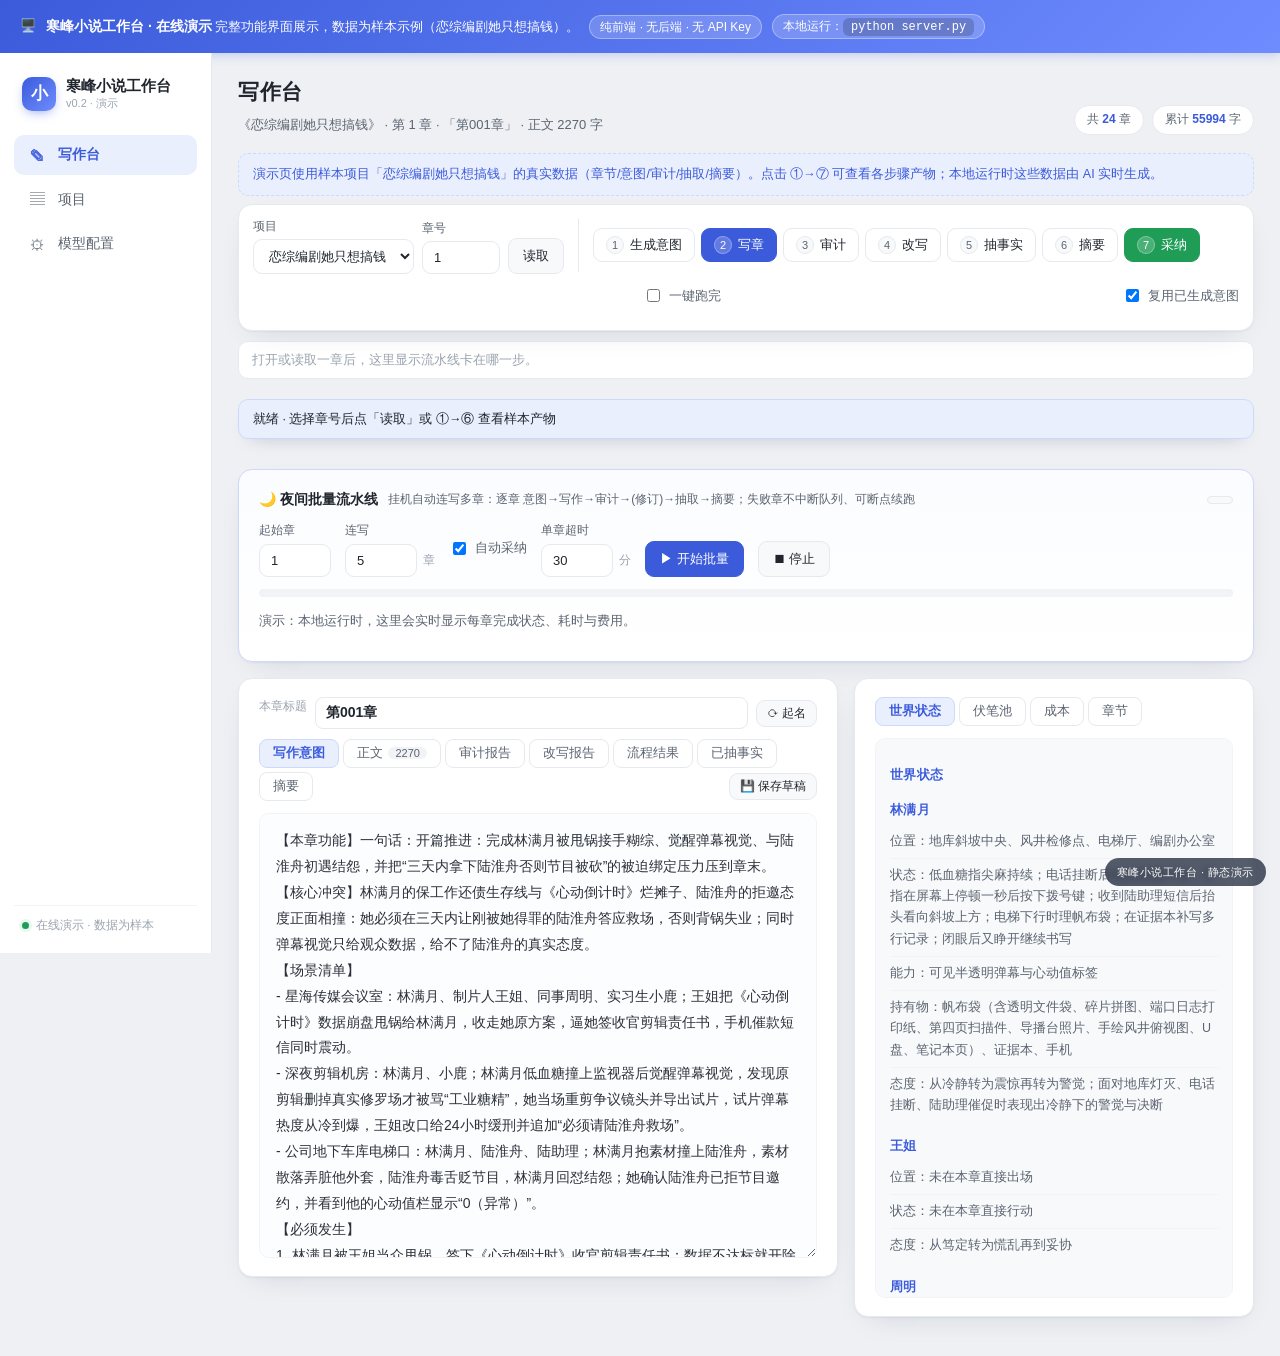
<file: web-demo/index.html>
<!DOCTYPE html>
<html lang="zh-CN">
<head>
<meta charset="UTF-8">
<meta name="viewport" content="width=device-width, initial-scale=1.0">
<title>寒峰小说工作台 · 在线演示</title>
<link rel="stylesheet" href="style.css">
<style>
  /* ---- 演示横幅 ---- */
  .demo-banner{
    background:linear-gradient(135deg,#3b5bdb,#6f8cff);color:#fff;
    padding:14px 20px;font-size:13px;line-height:1.7;
    display:flex;align-items:center;gap:10px;flex-wrap:wrap;
    box-shadow:0 2px 10px rgba(59,91,219,.25);
  }
  .demo-banner b{font-size:14px}
  .demo-banner .tag{
    background:rgba(255,255,255,.18);border:1px solid rgba(255,255,255,.35);
    padding:2px 10px;border-radius:999px;font-size:12px;white-space:nowrap;
  }
  .demo-banner code{
    background:rgba(0,0,0,.18);padding:2px 8px;border-radius:6px;font-family:Consolas,monospace;
  }
  /* ---- 只读演示水印 ---- */
  .demo-ribbon{
    position:fixed;right:14px;bottom:14px;z-index:999;
    background:rgba(20,30,50,.72);color:#fff;font-size:11px;
    padding:5px 12px;border-radius:999px;backdrop-filter:blur(4px);
    pointer-events:none;letter-spacing:.5px;
  }
  /* ---- 演示说明 ---- */
  .demo-note{
    background:var(--accent-soft);border:1px dashed var(--accent-line);
    color:var(--accent);border-radius:10px;padding:10px 14px;font-size:12.5px;margin:8px 0;
  }
  .demo-note code{background:rgba(59,91,219,.08);padding:1px 6px;border-radius:5px}
  /* ---- 窄屏适配 ---- */
  @media (max-width:900px){
    .app{flex-direction:column}
    .sidebar{width:100%;flex:0 0 auto;height:auto;position:static;flex-direction:row;align-items:center;flex-wrap:wrap}
    .nav{display:flex;flex-wrap:wrap;gap:4px}
    .side-foot{display:none}
    .write-grid{grid-template-columns:1fr}
  }
</style>
</head>
<body>

<!-- ===== 演示横幅 ===== -->
<div class="demo-banner">
  <span>🖥️</span>
  <div>
    <b>寒峰小说工作台 · 在线演示</b>
    <span>完整功能界面展示，数据为样本示例（恋综编剧她只想搞钱）。</span>
  </div>
  <span class="tag">纯前端 · 无后端 · 无 API Key</span>
  <span class="tag">本地运行：<code>python server.py</code></span>
</div>

<div class="app">
  <!-- ============ 侧边导航 ============ -->
  <aside class="sidebar">
    <div class="logo">
      <span class="logo-mark">小</span>
      <div class="logo-text">寒峰小说工作台<small>v0.2 · 演示</small></div>
    </div>
    <nav class="nav">
      <button class="navitem active" data-view="write">
        <span class="nav-ic">✎</span>写作台
      </button>
      <button class="navitem" data-view="books">
        <span class="nav-ic">▤</span>项目
      </button>
      <button class="navitem" data-view="config">
        <span class="nav-ic">⚙</span>模型配置
      </button>
    </nav>
    <div class="side-foot">
      <span class="dot"></span>在线演示 · 数据为样本
    </div>
  </aside>

  <!-- ============ 主区域 ============ -->
  <main class="main">

    <!-- ===== 写作台（默认主视图） ===== -->
    <section class="view active" id="view-write">
      <div class="page-head">
        <div>
          <h1>写作台</h1>
          <p class="sub" id="wh-meta">选择项目与章号，开始 AI 辅助创作</p>
        </div>
        <div class="head-tags" id="wh-tags"></div>
      </div>

      <div class="demo-note">
        演示页使用样本项目「恋综编剧她只想搞钱」的真实数据（章节/意图/审计/抽取/摘要）。点击 ①→⑦ 可查看各步骤产物；本地运行时这些数据由 AI 实时生成。
      </div>

      <div class="write-sticky">
        <div class="toolbar">
          <div class="tb-group">
            <label class="tb-field">项目
              <select id="w-book"></select>
            </label>
            <label class="tb-field w70">章号
              <input id="w-chapter" type="number" min="1" value="1" autocomplete="off" inputmode="numeric">
            </label>
            <button class="btn ghost" id="w-load">读取</button>
          </div>
          <span class="tb-sep"></span>
          <div class="tb-group steps">
            <button class="step" id="w-plan"><i>1</i>生成意图</button>
            <button class="step primary" id="w-write"><i>2</i>写章</button>
            <button class="step" id="w-audit"><i>3</i>审计</button>
            <button class="step" id="w-revise"><i>4</i>改写</button>
            <button class="step" id="w-extract"><i>5</i>抽事实</button>
            <button class="step" id="w-summary"><i>6</i>摘要</button>
            <button class="step ok" id="w-accept"><i>7</i>采纳</button>
          </div>
          <label class="tb-check"><input type="checkbox" id="w-autorun"> 一键跑完</label>
          <label class="tb-check"><input type="checkbox" id="w-reuse-plan" checked> 复用已生成意图</label>
        </div>

        <div id="progress-strip" class="progress-strip"><span class="ps-empty">打开或读取一章后，这里显示流水线卡在哪一步。</span></div>
        <div id="write-out" class="out statusbar" data-out-base="statusbar">就绪 · 选择章号后点「读取」或 ①→⑥ 查看样本产物</div>
      </div>

      <!-- ===== 夜间批量流水线 ===== -->
      <div class="card batch-card">
        <div class="batch-head">
          <span class="batch-title">🌙 夜间批量流水线</span>
          <span class="batch-sub">挂机自动连写多章：逐章 意图→写作→审计→(修订)→抽取→摘要；失败章不中断队列、可断点续跑</span>
          <span id="batch-status" class="batch-status"></span>
        </div>
        <div class="batch-controls">
          <label class="b-field"><span>起始章</span><div class="b-unit"><input id="b-start" type="number" min="1" value="1" autocomplete="off" inputmode="numeric"></div></label>
          <label class="b-field"><span>连写</span><div class="b-unit"><input id="b-count" type="number" min="1" max="99" value="5" autocomplete="off" inputmode="numeric"><i>章</i></div></label>
          <label class="tb-check" title="勾选后每章跑完直接写进正文章节文件，无需人工点采纳"><input type="checkbox" id="b-accept" checked> 自动采纳</label>
          <label class="b-field"><span>单章超时</span><div class="b-unit"><input id="b-timeout" type="number" min="5" value="30" autocomplete="off" inputmode="numeric"><i>分</i></div></label>
          <button class="btn primary" id="b-start-btn">▶ 开始批量</button>
          <button class="btn ghost" id="b-stop-btn">⏹ 停止</button>
        </div>
        <div class="batch-progress"><div id="b-bar" class="b-bar" style="width:0%"></div></div>
        <div id="b-results" class="batch-results">
          <div class="hint" style="font-size:12.5px">演示：本地运行时，这里会实时显示每章完成状态、耗时与费用。</div>
        </div>
      </div>

      <div class="write-grid">
        <div class="card editor">
          <div class="chapter-title-row">
            <label for="chapter-title">本章标题</label>
            <input id="chapter-title" class="chapter-title-input" placeholder="写完正文后自动起名，也可手动改" />
            <button class="btn ghost mini" id="gen-title" title="根据当前正文重新生成标题">⟳ 起名</button>
          </div>
          <div class="tabs-mini">
            <button class="tmini active" data-pane="plan">写作意图</button>
            <button class="tmini" data-pane="draft">正文 <span class="cnt" id="draft-cnt">0</span></button>
            <button class="tmini" data-pane="audit">审计报告</button>
            <button class="tmini" data-pane="revise">改写报告</button>
            <button class="tmini" data-pane="flow">流程结果</button>
            <button class="tmini" data-pane="extract">已抽事实</button>
            <button class="tmini" data-pane="summary">摘要</button>
            <button class="btn ghost mini draft-save" id="save-draft">💾 保存草稿</button>
          </div>
          <textarea id="pane-plan" class="pane active" rows="16" placeholder="点「① 生成意图」&#10;这里生成本章的情节意图、人物弧光、钩子设计，供写手参照。"></textarea>
          <textarea id="pane-draft" class="pane" rows="30" placeholder="点「② 写章」，支持流式输出；也可直接在正文里手改。"></textarea>
          <div id="pane-audit" class="pane"></div>
          <div id="pane-revise" class="pane"></div>
          <div id="pane-flow" class="pane"></div>
          <div id="pane-extract" class="pane"></div>
          <div id="pane-summary" class="pane"></div>
        </div>

        <div class="card side">
          <div class="tabs-mini">
            <button class="tmini active" data-side="state">世界状态</button>
            <button class="tmini" data-side="hooks">伏笔池</button>
            <button class="tmini" data-side="cost">成本</button>
            <button class="tmini" data-side="chapters">章节</button>
          </div>
          <div id="side-state" class="spane active md"></div>
          <div id="side-hooks" class="spane"></div>
          <div id="side-cost" class="spane"></div>
          <div id="side-chapters" class="spane"></div>
        </div>
      </div>
    </section>

    <!-- ===== 项目 ===== -->
    <section class="view" id="view-books">
      <div class="page-head">
        <div>
          <h1>项目</h1>
          <p class="sub">新建或挂载一本书；章节目录可直接指向你已有的文件夹，不迁移数据。</p>
        </div>
      </div>
      <div class="demo-note">
        演示页展示样本项目。本地运行时，可新建项目、挂载外部章节目录、编辑设定与卷纲、查看快照与回滚、一键导出全部章节。
      </div>
      <div class="cols">
        <div class="card">
          <h2>我的书</h2>
          <div id="book-list"></div>

          <div class="ai-inspire">
            <div class="ai-inspire-head">
              <span class="spark">✦</span> 没有灵感？让 AI 一键推荐题材
            </div>
            <p class="hint">填一个方向（可选），AI 会直接生成书名、题材、核心设定、文风、禁忌和分卷大纲，填进下面的表单，你微调后即可创建项目。</p>
            <div class="row">
              <input id="nb-hint" placeholder="你的偏好或方向（可选），如：想写轻松搞笑的东汉穿越争霸">
              <button class="btn primary" id="inspire-btn">✦ 推荐题材</button>
              <button class="btn ghost" id="inspire-again" style="display:none">换一个</button>
            </div>
            <div id="inspire-out" class="out"></div>
          </div>

          <h2 class="mt">新建 / 挂载项目</h2>
          <div class="form">
            <label>书名<input id="nb-title" placeholder="例如：三国名将，都被我段子忽悠瘸了"></label>
            <div class="grid2">
              <label>题材<input id="nb-genre" placeholder="架空穿越 / 玄幻 / 都市"></label>
              <label>单章字数<input id="nb-words" type="number" value="2000" autocomplete="off" inputmode="numeric"></label>
            </div>
            <label>章节目录（可选，绝对路径）<input id="nb-dir" placeholder="留空 = 默认目录；也可填现有文件夹如 搞笑三国/chapters"></label>
            <label>核心设定<textarea id="nb-premise" rows="3"></textarea></label>
            <label>文风要求<textarea id="nb-style" rows="2"></textarea></label>
            <label>硬性禁忌<textarea id="nb-taboo" rows="2"></textarea></label>
            <label>卷纲 / 大纲<textarea id="nb-outline" rows="4"></textarea></label>
          </div>
          <div class="row"><button class="btn primary" id="create-book">创建项目</button></div>
        </div>

        <div class="card" id="book-detail">
          <h2>项目详情</h2>
          <div id="detail-body" class="hint">左侧选择一个项目查看详情。</div>
        </div>
      </div>
    </section>

    <!-- ===== 模型配置 ===== -->
    <section class="view" id="view-config">
      <div class="page-head">
        <div>
          <h1>模型配置</h1>
          <p class="sub">只认 OpenAI 兼容协议。填 Base URL + Key + 模型名即可接入；按角色路由不同模型以控制成本。</p>
        </div>
      </div>
      <div class="demo-note">
        ⚠️ <b>在线演示不含任何 API Key。</b>本页完整展示配置功能框架，所有内容为占位示例。本地运行时，你的 Key 只保存在 <code>config.local.json</code>，不会上传到任何服务器。
      </div>
      <div class="cols">
        <div class="card">
          <h2>服务商连接</h2>
          <p class="hint">支持 DeepSeek / Kimi / 智谱 / 通义 / 火山豆包 / OpenRouter / 本地 Ollama · LM Studio。</p>
          <div class="row" style="margin-bottom:12px">
            <button class="btn primary" id="test-all-btn">🔍 一键测试全部模型</button>
            <span class="hint" style="align-self:center;max-width:62%">逐个发一条极短请求，测连通与额度；结果分「可用 / 不可用」，不可用的可一键删除，故障转移就不再轮换到它。</span>
          </div>
          <div id="test-all-result">
            <div class="tgroup good">
              <div class="tgroup-h">✅ 可用（6）</div>
              <div class="titem"><div class="tinfo"><b>火山豆包 · doubao-seed-2-0-lite-260428</b><span class="tmsg">上次测试可用 · 342ms</span></div></div>
              <div class="titem"><div class="tinfo"><b>火山豆包 · doubao-seed-2-0-code-preview-260215</b><span class="tmsg">上次测试可用 · 358ms</span></div></div>
              <div class="titem"><div class="tinfo"><b>七牛 Conatus · qiniu/conatus-free</b><span class="tmsg">上次测试可用 · 287ms</span></div></div>
              <div class="titem"><div class="tinfo"><b>书生(InternLM) · Atria-Dawn</b><span class="tmsg">上次测试可用 · 401ms</span></div></div>
              <div class="titem"><div class="tinfo"><b>商汤日日新 · sensenova-6.8-flash-lite</b><span class="tmsg">上次测试可用 · 366ms</span></div></div>
              <div class="titem"><div class="tinfo"><b>魔搭社区 · Qwen/Qwen3.5-27B</b><span class="tmsg">上次测试可用 · 312ms</span></div></div>
            </div>
            <div class="tgroup bad">
              <div class="tgroup-h">❌ 不可用（1，点删除后任务不再轮换到）</div>
              <div class="titem">
                <div class="tinfo"><b>魔搭社区 · ZhipuAI/GLM-4.7-Flash</b><span class="tmsg">401 Unauthorized · 上次测试不可用</span></div>
                <button class="btn mini t-del">删除</button>
              </div>
            </div>
          </div>
          <div id="providers">
            <div class="pitem" data-i="0">
              <div class="prow">
                <span class="fld w120"><b>名称</b><input class="f-label" value="火山豆包"></span>
                <span class="fld w90"><b>ID</b><input class="f-id" value="volc"></span>
                <span class="tag dim mono keytag" title="当前已保存的 Key">（Key 已保存）</span>
                <button class="btn mini f-test">测试连接</button>
                <button class="btn mini f-del">删除</button>
              </div>
              <span class="fld"><b>Base URL <i>(服务商接口地址，以 /v1 结尾)</i></b>
                <input class="f-base mono" value="https://ark.cn-beijing.volces.com/api/v3"></span>
              <div class="prow" style="margin-top:6px">
                <span class="fld grow"><b>模型名 <i>(每个用逗号隔开)</i></b>
                  <input class="f-model mono" value="doubao-seed-2-0-lite-260428,doubao-seed-2-0-code-preview-260215"></span>
                <span class="fld grow"><b>API Key <i>(留空=保持不变；本地模型可留空)</i></b>
                  <input class="f-key" type="text" placeholder="粘贴你的 Key，保存后不再明文显示"></span>
                <span class="fld w80"><b>超时(秒)</b><input class="f-timeout" type="number" value="600"></span>
              </div>
            </div>
            <div class="pitem" data-i="1">
              <div class="prow">
                <span class="fld w120"><b>名称</b><input class="f-label" value="魔搭社区(免费)"></span>
                <span class="fld w90"><b>ID</b><input class="f-id" value="modelscope"></span>
                <span class="tag dim mono keytag" title="当前已保存的 Key">（Key 已保存）</span>
                <button class="btn mini f-test">测试连接</button>
                <button class="btn mini f-del">删除</button>
              </div>
              <span class="fld"><b>Base URL <i>(服务商接口地址，以 /v1 结尾)</i></b>
                <input class="f-base mono" value="https://api-inference.modelscope.cn/v1"></span>
              <div class="prow" style="margin-top:6px">
                <span class="fld grow"><b>模型名 <i>(每个用逗号隔开)</i></b>
                  <input class="f-model mono" value="Qwen/Qwen3.5-27B,Qwen/Qwen3.5-35B-A3B,ZhipuAI/GLM-4.7-Flash"></span>
                <span class="fld grow"><b>API Key <i>(留空=保持不变；本地模型可留空)</i></b>
                  <input class="f-key" type="text" placeholder="粘贴你的 Key，保存后不再明文显示"></span>
                <span class="fld w80"><b>超时(秒)</b><input class="f-timeout" type="number" value="300"></span>
              </div>
            </div>
            <div class="pitem" data-i="2">
              <div class="prow">
                <span class="fld w120"><b>名称</b><input class="f-label" value="七牛 Conatus(免费)"></span>
                <span class="fld w90"><b>ID</b><input class="f-id" value="qiniu"></span>
                <span class="tag dim mono keytag" title="当前已保存的 Key">（Key 已保存）</span>
                <button class="btn mini f-test">测试连接</button>
                <button class="btn mini f-del">删除</button>
              </div>
              <span class="fld"><b>Base URL <i>(服务商接口地址，以 /v1 结尾)</i></b>
                <input class="f-base mono" value="https://api.qnaigc.com/v1"></span>
              <div class="prow" style="margin-top:6px">
                <span class="fld grow"><b>模型名 <i>(每个用逗号隔开)</i></b>
                  <input class="f-model mono" value="qiniu/conatus-free"></span>
                <span class="fld grow"><b>API Key <i>(留空=保持不变；本地模型可留空)</i></b>
                  <input class="f-key" type="text" placeholder="粘贴你的 Key，保存后不再明文显示"></span>
                <span class="fld w80"><b>超时(秒)</b><input class="f-timeout" type="number" value="300"></span>
              </div>
            </div>
            <div class="pitem" data-i="3">
              <div class="prow">
                <span class="fld w120"><b>名称</b><input class="f-label" value="书生(InternLM)"></span>
                <span class="fld w90"><b>ID</b><input class="f-id" value="shusheng"></span>
                <span class="tag dim mono keytag" title="当前已保存的 Key">（Key 已保存）</span>
                <button class="btn mini f-test">测试连接</button>
                <button class="btn mini f-del">删除</button>
              </div>
              <span class="fld"><b>Base URL <i>(服务商接口地址，以 /v1 结尾)</i></b>
                <input class="f-base mono" value="https://discovery-api.intern-ai.org.cn/v1"></span>
              <div class="prow" style="margin-top:6px">
                <span class="fld grow"><b>模型名 <i>(每个用逗号隔开)</i></b>
                  <input class="f-model mono" value="Atria-Dawn"></span>
                <span class="fld grow"><b>API Key <i>(留空=保持不变；本地模型可留空)</i></b>
                  <input class="f-key" type="text" placeholder="粘贴你的 Key，保存后不再明文显示"></span>
                <span class="fld w80"><b>超时(秒)</b><input class="f-timeout" type="number" value="600"></span>
              </div>
            </div>
            <div class="pitem" data-i="4">
              <div class="prow">
                <span class="fld w120"><b>名称</b><input class="f-label" value="商汤日日新"></span>
                <span class="fld w90"><b>ID</b><input class="f-id" value="senstime"></span>
                <span class="tag dim mono keytag" title="当前已保存的 Key">（Key 已保存）</span>
                <button class="btn mini f-test">测试连接</button>
                <button class="btn mini f-del">删除</button>
              </div>
              <span class="fld"><b>Base URL <i>(服务商接口地址，以 /v1 结尾)</i></b>
                <input class="f-base mono" value="https://token.sensenova.cn/v1"></span>
              <div class="prow" style="margin-top:6px">
                <span class="fld grow"><b>模型名 <i>(每个用逗号隔开)</i></b>
                  <input class="f-model mono" value="sensenova-6.8-flash-lite"></span>
                <span class="fld grow"><b>API Key <i>(留空=保持不变；本地模型可留空)</i></b>
                  <input class="f-key" type="text" placeholder="粘贴你的 Key，保存后不再明文显示"></span>
                <span class="fld w80"><b>超时(秒)</b><input class="f-timeout" type="number" value="180"></span>
              </div>
            </div>
            <div class="pitem" data-i="5">
              <div class="prow">
                <span class="fld w120"><b>名称</b><input class="f-label" value="Dots(小红书·免费)"></span>
                <span class="fld w90"><b>ID</b><input class="f-id" value="dots"></span>
                <span class="tag dim mono keytag" title="当前已保存的 Key">（Key 已保存）</span>
                <button class="btn mini f-test">测试连接</button>
                <button class="btn mini f-del">删除</button>
              </div>
              <span class="fld"><b>Base URL <i>(服务商接口地址，以 /v1 结尾)</i></b>
                <input class="f-base mono" value="https://note3-prev-api.askdiandian.com/v1"></span>
              <div class="prow" style="margin-top:6px">
                <span class="fld grow"><b>模型名 <i>(每个用逗号隔开)</i></b>
                  <input class="f-model mono" value="dots3-note-prev"></span>
                <span class="fld grow"><b>API Key <i>(留空=保持不变；本地模型可留空)</i></b>
                  <input class="f-key" type="text" placeholder="粘贴你的 Key，保存后不再明文显示"></span>
                <span class="fld w80"><b>超时(秒)</b><input class="f-timeout" type="number" value="180"></span>
              </div>
            </div>
          </div>
          <div class="row">
            <select id="preset-sel"><option>DeepSeek（示例预设）</option><option>火山豆包</option><option>魔搭社区</option></select>
            <button class="btn" id="add-provider">+ 新增服务商</button>
          </div>
          <div id="test-out" class="out"></div>
        </div>

        <div class="card">
          <h2>角色 → 模型 路由</h2>
          <p class="hint">省钱的要害：写手用强模型，审计 / 摘要 / 事实抽取用便宜的快模型。留空则回落 default。
            每个角色可配<b>模型链</b>（英文逗号分隔，前面的优先）——某模型超时无响应或报错，自动切换下一个，保证流水线不断。</p>
          <div id="routes">
            <table>
              <tr><th style="width:180px">角色</th><th>模型链（英文逗号分隔，前面的优先）</th></tr>
              <tr><td>默认（回落）</td><td>
                <input type="text" class="route-input" value="modelscope:Qwen/Qwen3.5-27B,modelscope:Qwen/Qwen3.5-35B-A3B,modelscope:ZhipuAI/GLM-4.7-Flash,volc:doubao-seed-2-0-mini-260428,dots:dots3-note-prev" placeholder="（回落 default）" spellcheck="false" autocomplete="off" style="width:100%">
                <div class="route-hint">可选模型链（按顺序尝试，超时自动切下一个）：
                  <code class="rcode">volc:doubao-seed-2-0-lite-260428</code>
                  <code class="rcode">qiniu:qiniu/conatus-free</code>
                  <code class="rcode">modelscope:Qwen/Qwen3.5-27B</code>
                  <code class="rcode">shusheng:Atria-Dawn</code>
                  <code class="rcode">senstime:sensenova-6.8-flash-lite</code>
                </div>
              </td></tr>
              <tr><td>规划师 · 本章意图</td><td>
                <input type="text" class="route-input" value="modelscope:Qwen/Qwen3.5-27B,volc:doubao-seed-2-0-lite-260428" placeholder="（回落 default）" spellcheck="false" autocomplete="off" style="width:100%">
              </td></tr>
              <tr><td>写手 · 正文</td><td>
                <input type="text" class="route-input" value="volc:doubao-seed-2-0-lite-260428,qiniu:qiniu/conatus-free,modelscope:Qwen/Qwen3.5-27B" placeholder="（回落 default）" spellcheck="false" autocomplete="off" style="width:100%">
              </td></tr>
              <tr><td>观察者 · 事实抽取</td><td>
                <input type="text" class="route-input" value="modelscope:Qwen/Qwen3.5-27B,volc:doubao-seed-2-0-lite-260428" placeholder="（回落 default）" spellcheck="false" autocomplete="off" style="width:100%">
              </td></tr>
              <tr><td>审计员 · 一致性检查</td><td>
                <input type="text" class="route-input" value="modelscope:Qwen/Qwen3.5-35B-A3B,volc:doubao-seed-2-0-lite-260428" placeholder="（回落 default）" spellcheck="false" autocomplete="off" style="width:100%">
              </td></tr>
              <tr><td>修订者 · 定点改写</td><td>
                <input type="text" class="route-input" value="modelscope:Qwen/Qwen3.5-27B,volc:doubao-seed-2-0-lite-260428" placeholder="（回落 default）" spellcheck="false" autocomplete="off" style="width:100%">
              </td></tr>
              <tr><td>摘要 · 章节梗概</td><td>
                <input type="text" class="route-input" value="modelscope:Qwen/Qwen3.5-27B,volc:doubao-seed-2-0-lite-260428" placeholder="（回落 default）" spellcheck="false" autocomplete="off" style="width:100%">
              </td></tr>
            </table>
          </div>
          <div class="row" style="margin-top:10px">
            <label class="fld w120" style="max-width:200px">单步超时（秒）
              <input id="step-timeout" type="number" min="10" value="180" autocomplete="off" inputmode="numeric">
            </label>
            <span class="hint" style="align-self:flex-end;padding-bottom:6px">模型 N 秒内无响应即判超时，切下一个候选（0=不超时）</span>
          </div>
          <h2 class="mt">单价表（元 / 百万 token）</h2>
          <p class="hint">只用于成本估算，按所用服务商官网价格填。免费模型（如已接入的火山豆包）留 0 即可，成本面板会显示「免费」。</p>
          <div id="prices">
            <table>
              <tr><th>模型</th><th>输入 元/百万</th><th>输出 元/百万</th></tr>
              <tr><td class="mono">火山豆包 · doubao-seed-2-0-lite-260428</td><td><input type="number" step="0.1" value="0" style="width:90px"></td><td><input type="number" step="0.1" value="0" style="width:90px"></td></tr>
              <tr><td class="mono">火山豆包 · doubao-seed-2-0-code-preview-260215</td><td><input type="number" step="0.1" value="0" style="width:90px"></td><td><input type="number" step="0.1" value="0" style="width:90px"></td></tr>
              <tr><td class="mono">魔搭社区 · Qwen/Qwen3.5-27B</td><td><input type="number" step="0.1" value="0" style="width:90px"></td><td><input type="number" step="0.1" value="0" style="width:90px"></td></tr>
              <tr><td class="mono">魔搭社区 · Qwen/Qwen3.5-35B-A3B</td><td><input type="number" step="0.1" value="0" style="width:90px"></td><td><input type="number" step="0.1" value="0" style="width:90px"></td></tr>
              <tr><td class="mono">七牛 Conatus · qiniu/conatus-free</td><td><input type="number" step="0.1" value="0" style="width:90px"></td><td><input type="number" step="0.1" value="0" style="width:90px"></td></tr>
              <tr><td class="mono">书生(InternLM) · Atria-Dawn</td><td><input type="number" step="0.1" value="0" style="width:90px"></td><td><input type="number" step="0.1" value="0" style="width:90px"></td></tr>
              <tr><td class="mono">商汤日日新 · sensenova-6.8-flash-lite</td><td><input type="number" step="0.1" value="0" style="width:90px"></td><td><input type="number" step="0.1" value="0" style="width:90px"></td></tr>
              <tr><td class="mono">Dots · dots3-note-prev</td><td><input type="number" step="0.1" value="0" style="width:90px"></td><td><input type="number" step="0.1" value="0" style="width:90px"></td></tr>
            </table>
          </div>
          <div class="row"><button class="btn primary" id="save-config">保存配置</button></div>
          <div id="save-out" class="out"></div>
        </div>
      </div>
    </section>

  </main>
</div>

<div class="demo-ribbon">寒峰小说工作台 · 静态演示</div>

<script src="demo-data.js"></script>
<script src="demo.js"></script>
</body>
</html>
</file>
<file: web-demo/style.css>
:root{
  --bg:#eef0f4;
  --panel:#ffffff;
  --panel-2:#f8f9fb;
  --ink:#21262e; --ink2:#5b6470; --ink3:#9aa3af;
  --line:#e6e9ee; --line2:#f1f3f6;
  --accent:#3b5bdb; --accent-soft:#eaeffd; --accent-line:#cdd9fb;
  --ok:#1f9d57; --ok-soft:#e7f6ee;
  --warn:#c47d12; --warn-soft:#fbf1de;
  --bad:#d8392b; --bad-soft:#fdecea;
  --radius:14px;
  --shadow:0 1px 2px rgba(20,30,50,.05), 0 10px 30px -16px rgba(20,30,50,.18);
  --font:-apple-system,BlinkMacSystemFont,"PingFang SC","Microsoft YaHei","Segoe UI",sans-serif;
  --mono:Consolas,"SFMono-Regular",Menlo,monospace;
}
*{box-sizing:border-box}
html,body{height:100%}
body{margin:0;background:var(--bg);color:var(--ink);font-family:var(--font);
  font-size:14px;line-height:1.65;-webkit-font-smoothing:antialiased}

/* ---------- 框架 ---------- */
.app{display:flex;min-height:100vh}
.sidebar{width:212px;flex:0 0 212px;background:var(--panel);border-right:1px solid var(--line);
  display:flex;flex-direction:column;padding:18px 14px;position:sticky;top:0;height:100vh}
.logo{display:flex;align-items:center;gap:10px;padding:6px 8px 18px}
.logo-mark{width:34px;height:34px;border-radius:10px;background:linear-gradient(135deg,#3b5bdb,#6f8cff);
  color:#fff;font-weight:700;display:flex;align-items:center;justify-content:center;font-size:17px;
  box-shadow:0 4px 12px -4px rgba(59,91,219,.6)}
.logo-text{font-weight:700;font-size:15px;line-height:1.2}
.logo-text small{display:block;font-weight:400;font-size:11px;color:var(--ink3);margin-top:2px}
.nav{display:flex;flex-direction:column;gap:4px;margin-top:6px}
.navitem{display:flex;align-items:center;gap:11px;width:100%;text-align:left;border:0;background:none;
  padding:11px 13px;border-radius:10px;color:var(--ink2);font-size:14px;cursor:pointer;font-family:inherit}
.navitem:hover{background:var(--panel-2);color:var(--ink)}
.navitem.active{background:var(--accent-soft);color:var(--accent);font-weight:600}
.nav-ic{width:20px;text-align:center;font-size:15px;opacity:.9}
.side-foot{margin-top:auto;display:flex;align-items:center;gap:7px;font-size:11.5px;color:var(--ink3);
  padding:10px 8px 0;border-top:1px solid var(--line2)}
.dot{width:7px;height:7px;border-radius:50%;background:var(--ok);box-shadow:0 0 0 3px var(--ok-soft)}

.main{flex:1;min-width:0;padding:22px 26px 40px;max-width:1280px}
.view{display:none}
.view.active{display:block;animation:fade .25s ease}
@keyframes fade{from{opacity:0;transform:translateY(4px)}to{opacity:1;transform:none}}

/* ---------- 页头 ---------- */
.page-head{display:flex;justify-content:space-between;align-items:flex-end;gap:16px;margin-bottom:18px}
.page-head h1{font-size:21px;margin:0 0 4px;letter-spacing:.5px}
.sub{margin:0;color:var(--ink2);font-size:13px}
.head-tags{display:flex;gap:8px;flex-wrap:wrap}
.head-tags .ht{background:var(--panel);border:1px solid var(--line);border-radius:20px;padding:4px 12px;
  font-size:12px;color:var(--ink2)}
.head-tags .ht b{color:var(--accent)}

/* ---------- 卡片 ---------- */
.card{background:var(--panel);border:1px solid var(--line);border-radius:var(--radius);
  padding:18px 20px;margin-bottom:16px;box-shadow:var(--shadow)}
.cols{display:grid;grid-template-columns:1fr 1fr;gap:16px}
@media(max-width:1000px){.cols,.write-grid{grid-template-columns:1fr}}
h2{font-size:15.5px;margin:0 0 8px}
h2.mt{margin-top:22px}
.hint{color:var(--ink2);font-size:12.5px;margin:4px 0 12px;line-height:1.6}
.row{display:flex;gap:8px;flex-wrap:wrap;margin:12px 0 4px}
.grid2{display:grid;grid-template-columns:1fr 1fr;gap:0 12px}

/* ---------- AI 推荐题材 ---------- */
.ai-inspire{background:linear-gradient(135deg,#eef2ff,#f6f1ff);border:1px solid var(--accent-line);
  border-radius:12px;padding:14px 16px;margin:14px 0 4px}
.ai-inspire-head{font-weight:700;font-size:14px;color:var(--accent);display:flex;align-items:center;gap:7px}
.spark{display:inline-flex;width:20px;height:20px;border-radius:6px;background:var(--accent);color:#fff;
  align-items:center;justify-content:center;font-size:12px}
.ai-inspire .row{margin-top:10px}
.ai-inspire input{flex:1}
.btn.primary:disabled{opacity:.6;cursor:default}

/* ---------- 项目详情 · 一键导出 ---------- */
.export-bar{display:flex;align-items:center;gap:10px;flex-wrap:wrap;
  background:linear-gradient(135deg,#eaf6ef,#eef4ff);border:1px solid var(--accent-line);
  border-radius:12px;padding:12px 14px;margin-bottom:16px}
.export-label{font-weight:700;font-size:13.5px;color:var(--ok);display:flex;align-items:center}
.export-bar .btn{min-width:84px;justify-content:center}
.export-hint{margin:0;flex:1;min-width:220px;font-size:12px}

/* ---------- 表单 ---------- */
input,select,textarea{font-family:inherit;font-size:13px;border:1px solid var(--line);
  border-radius:9px;padding:8px 11px;width:100%;background:#fff;color:var(--ink);transition:.15s}
input:focus,select:focus,textarea:focus{outline:none;border-color:var(--accent);box-shadow:0 0 0 3px var(--accent-soft)}
textarea{resize:vertical;line-height:1.7}
label{display:block;margin-bottom:12px;font-size:12.5px;color:var(--ink2)}
label.chk{display:flex;align-items:center;gap:6px;margin:0;color:var(--ink)}
label.chk input{width:auto}
.form{margin:6px 0}

/* ---------- 按钮 ---------- */
.btn{border:1px solid var(--line);background:#fff;border-radius:9px;padding:8px 14px;cursor:pointer;
  font-size:13px;color:var(--ink);font-family:inherit;transition:.15s}
.btn:hover{border-color:#c6ccd6;background:var(--panel-2)}
.btn.primary{background:var(--accent);border-color:var(--accent);color:#fff}
.btn.primary:hover{filter:brightness(1.06)}
.btn.ok{background:var(--ok);border-color:var(--ok);color:#fff}
.btn.ok:hover{filter:brightness(1.06)}
.btn.ghost{background:var(--panel-2);border-color:var(--line)}
.btn.mini{padding:4px 10px;font-size:12px}

/* ---------- 写作台工具栏 ---------- */
.toolbar{display:flex;align-items:center;gap:12px;flex-wrap:wrap;background:var(--panel);
  border:1px solid var(--line);border-radius:var(--radius);padding:12px 14px;margin-bottom:16px;
  box-shadow:var(--shadow);position:sticky;top:14px;z-index:10}
.tb-group{display:flex;align-items:flex-end;gap:8px}
.tb-field{margin:0;font-size:11.5px;color:var(--ink2);display:flex;flex-direction:column;gap:3px}
.tb-field.w70 input{width:78px}
.tb-sep{width:1px;align-self:stretch;background:var(--line);margin:2px 2px}
.steps{display:flex;gap:6px;flex-wrap:wrap}
.step{display:flex;align-items:center;gap:6px;border:1px solid var(--line);background:#fff;
  border-radius:9px;padding:7px 12px;cursor:pointer;font-size:13px;color:var(--ink);font-family:inherit;transition:.15s}
.step:hover{border-color:var(--accent);color:var(--accent);background:var(--accent-soft)}
.step i{font-style:normal;width:18px;height:18px;border-radius:50%;background:var(--panel-2);
  border:1px solid var(--line);display:inline-flex;align-items:center;justify-content:center;
  font-size:11px;color:var(--ink2)}
.step.primary{background:var(--accent);border-color:var(--accent);color:#fff}
.step.primary i{background:rgba(255,255,255,.2);border-color:rgba(255,255,255,.3);color:#fff}
.step.primary:hover{filter:brightness(1.06);color:#fff}
.step.ok{background:var(--ok);border-color:var(--ok);color:#fff}
.step.ok i{background:rgba(255,255,255,.2);border-color:rgba(255,255,255,.3);color:#fff}
.step.ok:hover{filter:brightness(1.06);color:#fff}
.step.active{box-shadow:0 0 0 3px var(--accent-soft);border-color:var(--accent);animation:stepPulse 1.2s ease-in-out infinite}
.step.active i{background:var(--accent);border-color:var(--accent);color:#fff}
.step.done{border-color:var(--ok)}
.step.done i{background:var(--ok);border-color:var(--ok);color:#fff}
.step.done.primary,.step.done.ok{background:var(--ok);border-color:var(--ok)}
/* 卡点 / 待办：流水线停在哪一步，这步按钮高亮成“下一步该点” */
.step.frontier{border-color:var(--accent);box-shadow:0 0 0 3px var(--accent-soft);font-weight:600}
.step.frontier i{background:var(--accent);border-color:var(--accent);color:#fff}
/* 失败 / 熔断：上一次运行在这一步报错 */
.step.fail{border-color:var(--bad)}
.step.fail i{background:var(--bad);border-color:var(--bad);color:#fff}
@keyframes stepPulse{0%,100%{box-shadow:0 0 0 3px var(--accent-soft)}50%{box-shadow:0 0 0 5px var(--accent-soft)}}

/* 进度卡点条：常驻工具栏下方，打开任意章一眼看清跑到哪、卡在哪 */
.progress-strip{display:flex;align-items:center;gap:8px;flex-wrap:wrap;
  background:var(--panel);border:1px solid var(--line);border-radius:10px;
  padding:8px 13px;font-size:12.5px;line-height:1.6;margin-bottom:10px;color:var(--ink2)}
.progress-strip b{color:var(--ink);font-weight:600}
.progress-strip.flag-done{border-color:#b6e2cb;background:var(--ok-soft);color:#14683a}
.progress-strip.flag-stuck{border-color:#f3c1bd;background:var(--bad-soft);color:var(--bad)}
.progress-strip.flag-stuck b{color:var(--bad)}
.progress-strip .ps-empty{color:var(--ink3)}
.tb-check{font-size:12.5px;color:var(--ink2);display:flex;align-items:center;gap:6px;cursor:pointer;margin-left:auto}
.tb-check input{width:auto}

/* ---------- 写作区 ---------- */
.write-grid{display:grid;grid-template-columns:1.5fr 1fr;gap:16px;align-items:start}
.editor,.side{margin-bottom:0}
.chapter-title-row{display:flex;gap:8px;align-items:center;margin-bottom:10px;flex-wrap:wrap}
.chapter-title-row label{font-size:12px;color:var(--ink3);white-space:nowrap}
.chapter-title-input{flex:1;min-width:180px;padding:7px 10px;border:1px solid var(--line);border-radius:8px;
  font-size:14px;font-weight:600;color:var(--ink1);background:var(--bg1)}
.chapter-title-input:focus{outline:none;border-color:var(--accent)}
.tabs-mini{display:flex;gap:4px;margin-bottom:12px;flex-wrap:wrap}
.tabs-mini .draft-save{margin-left:auto;align-self:center}
.tmini{border:1px solid var(--line);background:#fff;border-radius:8px;padding:5px 13px;font-size:12.5px;
  cursor:pointer;color:var(--ink2);font-family:inherit;transition:.15s}
.tmini:hover{border-color:var(--accent-line);color:var(--accent)}
.tmini.active{background:var(--accent-soft);border-color:var(--accent-line);color:var(--accent);font-weight:600}
.cnt{background:var(--line2);color:var(--ink2);border-radius:10px;padding:0 7px;font-size:11px;margin-left:2px}
.pane{display:none;width:100%}
.pane.active{display:block}
#pane-plan,#pane-draft{font-size:14px;line-height:1.85;color:#2b303a;padding:14px 16px;
  border:1px solid var(--line2);border-radius:10px;background:#fcfdfe;min-height:360px}
#pane-draft{letter-spacing:.2px}
#pane-audit{padding:2px 0}

/* ---------- 右侧状态 ---------- */
.spane{display:none}
.spane.active{display:block}
pre{white-space:pre-wrap;word-break:break-word;background:var(--panel-2);border:1px solid var(--line2);
  border-radius:10px;padding:12px;font-size:12px;max-height:560px;overflow:auto;margin:0;line-height:1.6}
.chitem{display:flex;justify-content:space-between;align-items:center;padding:7px 2px;
  border-bottom:1px solid var(--line2);font-size:12.5px;gap:8px}
.chitem:last-child{border-bottom:0}
.chitem a{color:var(--accent);text-decoration:none}

/* 世界状态（Markdown 投影） */
.md{background:var(--panel-2);border:1px solid var(--line2);border-radius:10px;padding:12px 14px;
  max-height:560px;overflow:auto;margin:0}
.md .mdh{margin:14px 0 4px;font-size:12.5px;font-weight:700;color:var(--accent);letter-spacing:.3px}
.md .mdl{list-style:none;margin:0 0 6px;padding:0}
.md .mdl li{padding:6px 0;font-size:12.5px;line-height:1.7;color:var(--ink2);
  border-bottom:1px solid var(--line2);word-break:break-word}
.md .mdl li:last-child{border-bottom:0}
.md .mdl li b{color:var(--ink);font-weight:600}
.md .mdp{padding:4px 0;font-size:12.5px;color:var(--ink2)}
.md code{font-family:var(--mono);font-size:11px;padding:1px 5px;border-radius:4px;
  background:var(--accent-soft);color:var(--accent)}

/* ---------- 输出 / 表格 ---------- */
.out{margin-top:10px;font-size:12.5px;color:var(--ink2);white-space:pre-wrap;min-height:18px;line-height:1.6}
.out.err{color:var(--bad)}
.out.ok{color:var(--ok)}

/* 写作台常驻控制区：工序按钮 + 状态条一起粘顶，读长文时进度不丢 */
.write-sticky{position:sticky;top:14px;z-index:10;display:flex;flex-direction:column;gap:10px;
  padding-bottom:14px}
.write-sticky .toolbar{position:static;margin-bottom:0}

/* 写作台状态条：紧跟工序按钮，不再埋在正文编辑区底下 */
.statusbar{margin:0 0 16px;padding:9px 14px;border:1px solid var(--accent-line);border-radius:10px;
  background:var(--accent-soft);color:var(--ink);font-size:12.5px;line-height:1.6;
  white-space:pre-wrap;min-height:38px;display:flex;align-items:center;
  box-shadow:0 8px 20px -14px rgba(20,30,50,.4)}
.statusbar.ok{border-color:#b6e2cb;background:var(--ok-soft);color:#14683a}
.statusbar.err{border-color:#f3c1bd;background:var(--bad-soft);color:var(--bad)}
table{width:100%;border-collapse:collapse;font-size:13px;margin:6px 0}
th,td{border:1px solid var(--line);padding:7px 9px;text-align:left;vertical-align:top}
th{background:var(--panel-2);font-weight:600;color:var(--ink2)}

/* ---------- 服务商卡片 ---------- */
.pitem{border:1px solid var(--line);border-radius:12px;padding:14px;margin-bottom:12px;background:var(--panel-2)}
.pitem .prow{display:flex;gap:10px;align-items:flex-end;margin-bottom:8px;flex-wrap:wrap}
.fld{display:flex;flex-direction:column;gap:3px;flex:1;min-width:0}
.fld b{font-size:11.5px;color:var(--ink2);font-weight:600}
.fld b i{font-weight:400;color:var(--ink3);font-style:normal}
.fld input{margin:0}
/* API Key 用 text 型避免被浏览器判成登录页，这里手动做掩码显示（Chromium/WebKit 支持） */
.f-key{-webkit-text-security:disc}
.fld.w120{max-width:140px;flex:0 0 140px}
.fld.w90{max-width:96px;flex:0 0 96px}
.fld.w80{max-width:90px;flex:0 0 90px}
.fld.grow{flex:2 1 220px}
.keytag{align-self:flex-end;max-width:200px;overflow:hidden;text-overflow:ellipsis;white-space:nowrap;
  font-size:11px;color:var(--ink3);background:var(--line2);border-radius:6px;padding:3px 8px}
.tag{display:inline-block;border-radius:6px;padding:1px 7px;font-size:11px;line-height:18px}
.tag.ok{background:var(--ok-soft);color:var(--ok)}
.tag.bad{background:var(--bad-soft);color:var(--bad)}
.tag.dim{background:var(--line2);color:var(--ink3)}

/* ---------- 审计 / 伏笔 ---------- */
.issue{border:1px solid var(--line);border-left-width:4px;border-radius:9px;padding:9px 12px;margin-bottom:9px;font-size:12.5px;background:#fff}
.issue.critical{border-left-color:var(--bad);background:var(--bad-soft)}
.issue.major{border-left-color:var(--warn);background:var(--warn-soft)}
.issue.minor{border-left-color:var(--ink3);background:var(--panel-2)}
.badge{display:inline-block;font-size:10.5px;border-radius:5px;padding:0 6px;margin-right:6px;color:#fff;font-weight:600}
.badge.critical{background:var(--bad)}
.badge.major{background:var(--warn)}
.badge.minor{background:#9aa3af}
.badge.ok{background:var(--ok)}
.badge.bad{background:var(--bad)}
.round-block{border:1px solid var(--line);border-radius:10px;margin-bottom:12px;overflow:hidden;background:var(--panel)}
.round-head{padding:7px 12px;font-weight:600;font-size:12.5px;background:var(--panel-2);border-bottom:1px solid var(--line)}
.round-block .issue{border-radius:0;border-left-width:4px;margin-bottom:0;border-top:1px solid var(--line2);border-bottom:0}
.round-block .hint{padding:7px 12px 0}
.kv{display:flex;justify-content:space-between;border-bottom:1px dashed var(--line);padding:4px 0;font-size:12.5px}
.mono{font-family:var(--mono);font-size:12px}
.empty{color:var(--ink3);font-size:12.5px;padding:10px 2px}

/* ---------- 一键测试全部模型：可用/不可用分组 ---------- */
#test-all-result{display:flex;flex-direction:column;gap:10px;margin:0 0 14px}
.tgroup{border:1px solid var(--line);border-radius:12px;overflow:hidden;background:var(--panel)}
.tgroup.good{border-color:var(--ok-soft)}
.tgroup.bad{border-color:var(--bad-soft)}
.tgroup-h{padding:9px 14px;font-weight:600;font-size:13px;border-bottom:1px solid var(--line)}
.tgroup.good .tgroup-h{background:var(--ok-soft);color:var(--ok)}
.tgroup.bad .tgroup-h{background:var(--bad-soft);color:var(--bad)}
.titem{display:flex;align-items:center;gap:12px;padding:9px 14px;border-bottom:1px solid var(--line2)}
.titem:last-child{border-bottom:0}
.tinfo{display:flex;flex-direction:column;gap:1px;flex:1;min-width:0}
.tinfo b{font-size:13px;font-weight:600}
.tmsg{font-size:11.5px;color:var(--ink3);white-space:nowrap;overflow:hidden;text-overflow:ellipsis}
.t-del{flex:0 0 auto}

/* ---------- 夜间批量流水线 ---------- */
.batch-card{margin-bottom:16px;border:1px solid var(--accent-line);background:linear-gradient(180deg,#fbfcff,var(--panel))}
.batch-head{display:flex;align-items:center;gap:10px;flex-wrap:wrap;margin-bottom:10px}
.batch-title{font-size:14px;font-weight:700;color:var(--ink)}
.batch-sub{font-size:12px;color:var(--ink2)}
.batch-status{margin-left:auto;font-size:12px;font-weight:600;color:var(--ink2);background:var(--panel-2);
  border:1px solid var(--line);border-radius:999px;padding:3px 12px}
.batch-status.ok{color:var(--ok);background:var(--ok-soft);border-color:var(--ok)}
.batch-status.err{color:var(--bad);background:var(--bad-soft);border-color:var(--bad)}
.batch-controls{display:flex;align-items:flex-end;gap:14px;flex-wrap:wrap}
/* 每个字段：标签在上，输入框+单位同一行（单位不再掉到下一行） */
.b-field{display:flex;flex-direction:column;gap:4px;margin:0}
.b-field>span{font-size:11.5px;color:var(--ink2)}
.b-unit{display:flex;align-items:center;gap:6px}
.b-unit input{width:72px}
.b-unit i{font-style:normal;font-size:12px;color:var(--ink3)}
.batch-controls .tb-check{margin:0;align-self:center;padding-bottom:2px}
.batch-controls .btn{white-space:nowrap}
.batch-progress{height:8px;background:var(--line2);border-radius:999px;overflow:hidden;margin:12px 0 10px}
.b-bar{height:100%;width:0;background:linear-gradient(90deg,var(--accent),#5a7cf0);border-radius:999px;transition:width .5s}
.batch-results{max-height:190px;overflow:auto;font-size:12.5px}
.brow{display:flex;align-items:center;gap:8px;padding:5px 2px;border-bottom:1px dashed var(--line)}
.brow:last-child{border-bottom:none}
.bnum{font-weight:600;color:var(--ink);min-width:64px}
.bmark{font-size:13px}
.binfo{color:var(--ink2);font-size:12px}
.binfo .err{color:var(--bad)}

/* ---------- 模型链（故障转移） ---------- */
.route-input{font-family:var(--mono);font-size:12px;padding:7px 10px;border:1px solid var(--line);
  border-radius:8px;background:#fff;color:var(--ink);outline:none;transition:border-color .15s}
.route-input:focus{border-color:var(--accent)}
.route-hint{font-size:11px;color:var(--ink3);margin-top:5px;line-height:1.8}
.route-hint .rcode{cursor:pointer;background:var(--accent-soft);color:var(--accent);border-radius:5px;
  padding:1px 6px;margin:0 2px;font-family:var(--mono);font-size:10.5px}
.route-hint .rcode:hover{background:var(--accent);color:#fff}

/* ---------- 流程结果（一键跑完） ---------- */
.flow-list{display:flex;flex-direction:column;gap:8px;margin:0}
.flow-row{display:grid;grid-template-columns:118px 92px 1fr;align-items:start;gap:12px;
  background:#fff;border:1px solid var(--line);border-radius:10px;padding:11px 14px;
  font-size:12.5px;line-height:1.7}
.flow-row:nth-child(even){background:var(--panel-2)}
.flow-row:last-child{border-color:var(--accent-line);background:var(--accent-soft)}
.flow-label{font-weight:600;color:var(--ink);white-space:nowrap;padding-top:1px}
.flow-badge{display:flex;align-items:flex-start;white-space:nowrap}
.flow-detail{color:var(--ink2);min-width:0;word-break:break-word}
.flow-detail details{margin:0}
.flow-detail summary{cursor:pointer;color:var(--accent);font-size:12px;user-select:none}
.flow-detail summary:hover{text-decoration:underline}
.flow-detail .mono{display:block;background:var(--panel-2);border:1px solid var(--line2);
  border-radius:8px;padding:8px 10px;max-height:260px;overflow:auto;margin-top:4px}

/* ---------- 已抽事实 / 摘要内容 ---------- */
.ext-sec{margin-bottom:14px}
.ext-h{font-size:12.5px;font-weight:700;color:var(--accent);letter-spacing:.3px;
  margin:0 0 6px;padding-bottom:5px;border-bottom:1px dashed var(--line2)}
.ext-row{line-height:1.7;color:var(--ink);font-size:13.5px;padding:3px 0 3px 2px;
  border-bottom:1px solid var(--line2);word-break:break-word}
.ext-row b{color:var(--ink)}
.ext-kvs{margin:3px 0 2px 12px;display:flex;flex-direction:column;gap:2px}
.ext-kv{font-size:12.5px;color:var(--ink2)}
.ext-kv b{color:var(--ink2);font-weight:600}
.ext-row .tag.dim{margin-left:6px}
.pane#pane-extract, .pane#pane-summary{padding:14px 16px;overflow:auto}
.pane#pane-summary .md{font-size:13.5px;line-height:1.75}
.pane#pane-summary .mdp{margin:4px 0}
.pane#pane-summary .mdh{margin:12px 0 4px;color:var(--ink)}
.pane#pane-summary .mdl{margin:4px 0;padding-left:20px}
.pane#pane-summary .mdl li{margin:2px 0}
</file>
